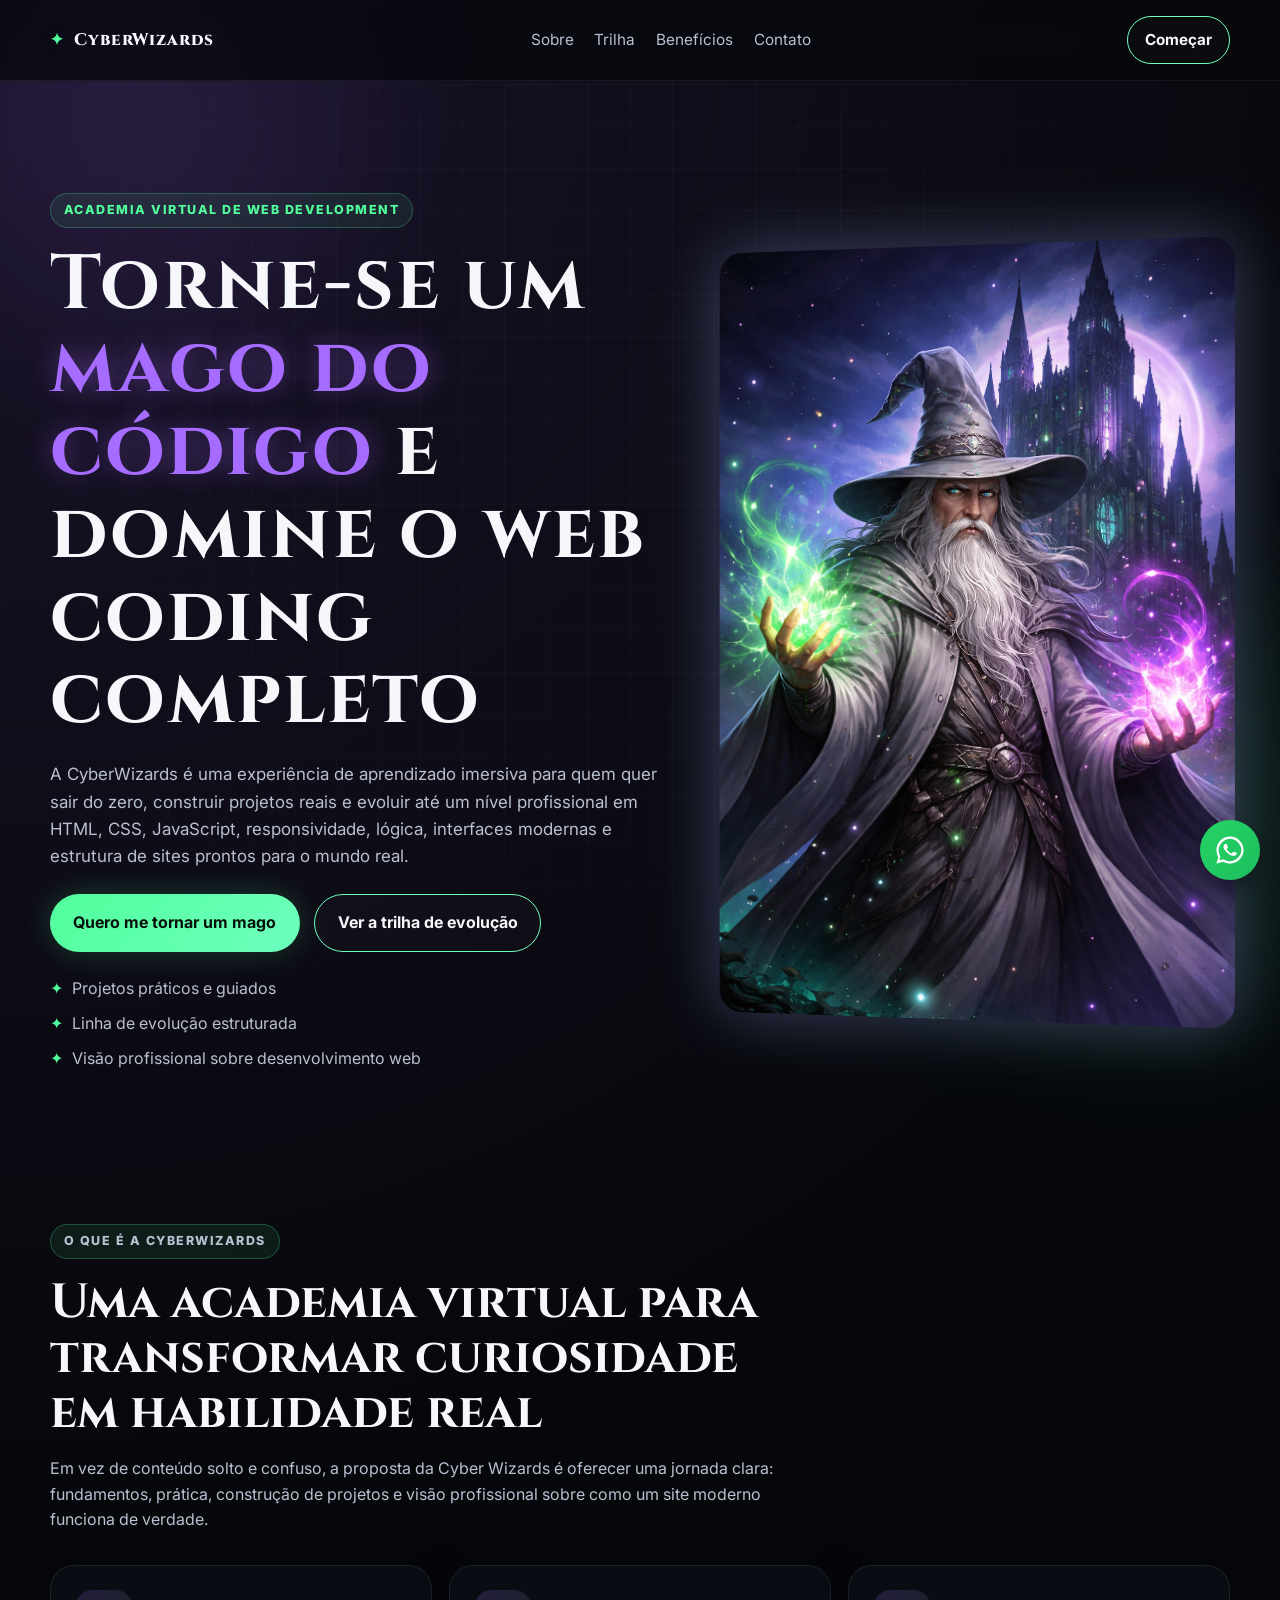
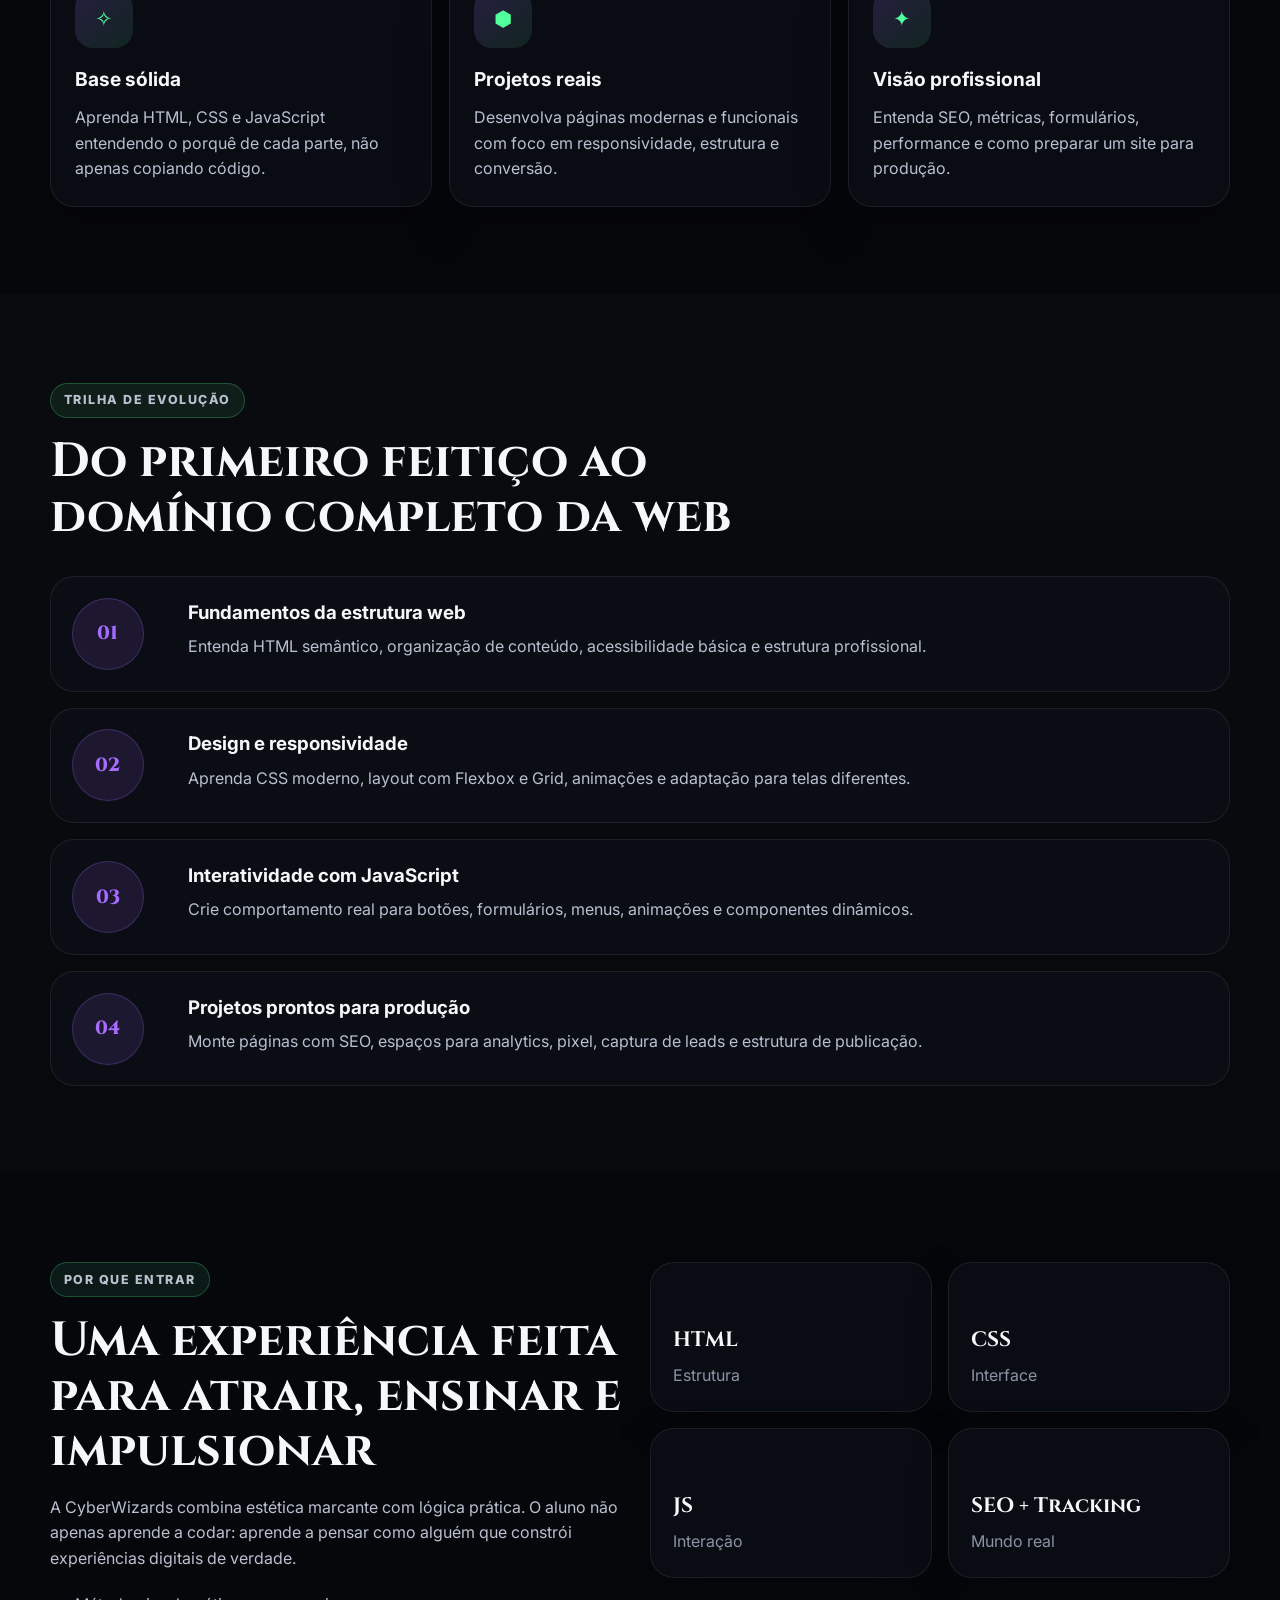
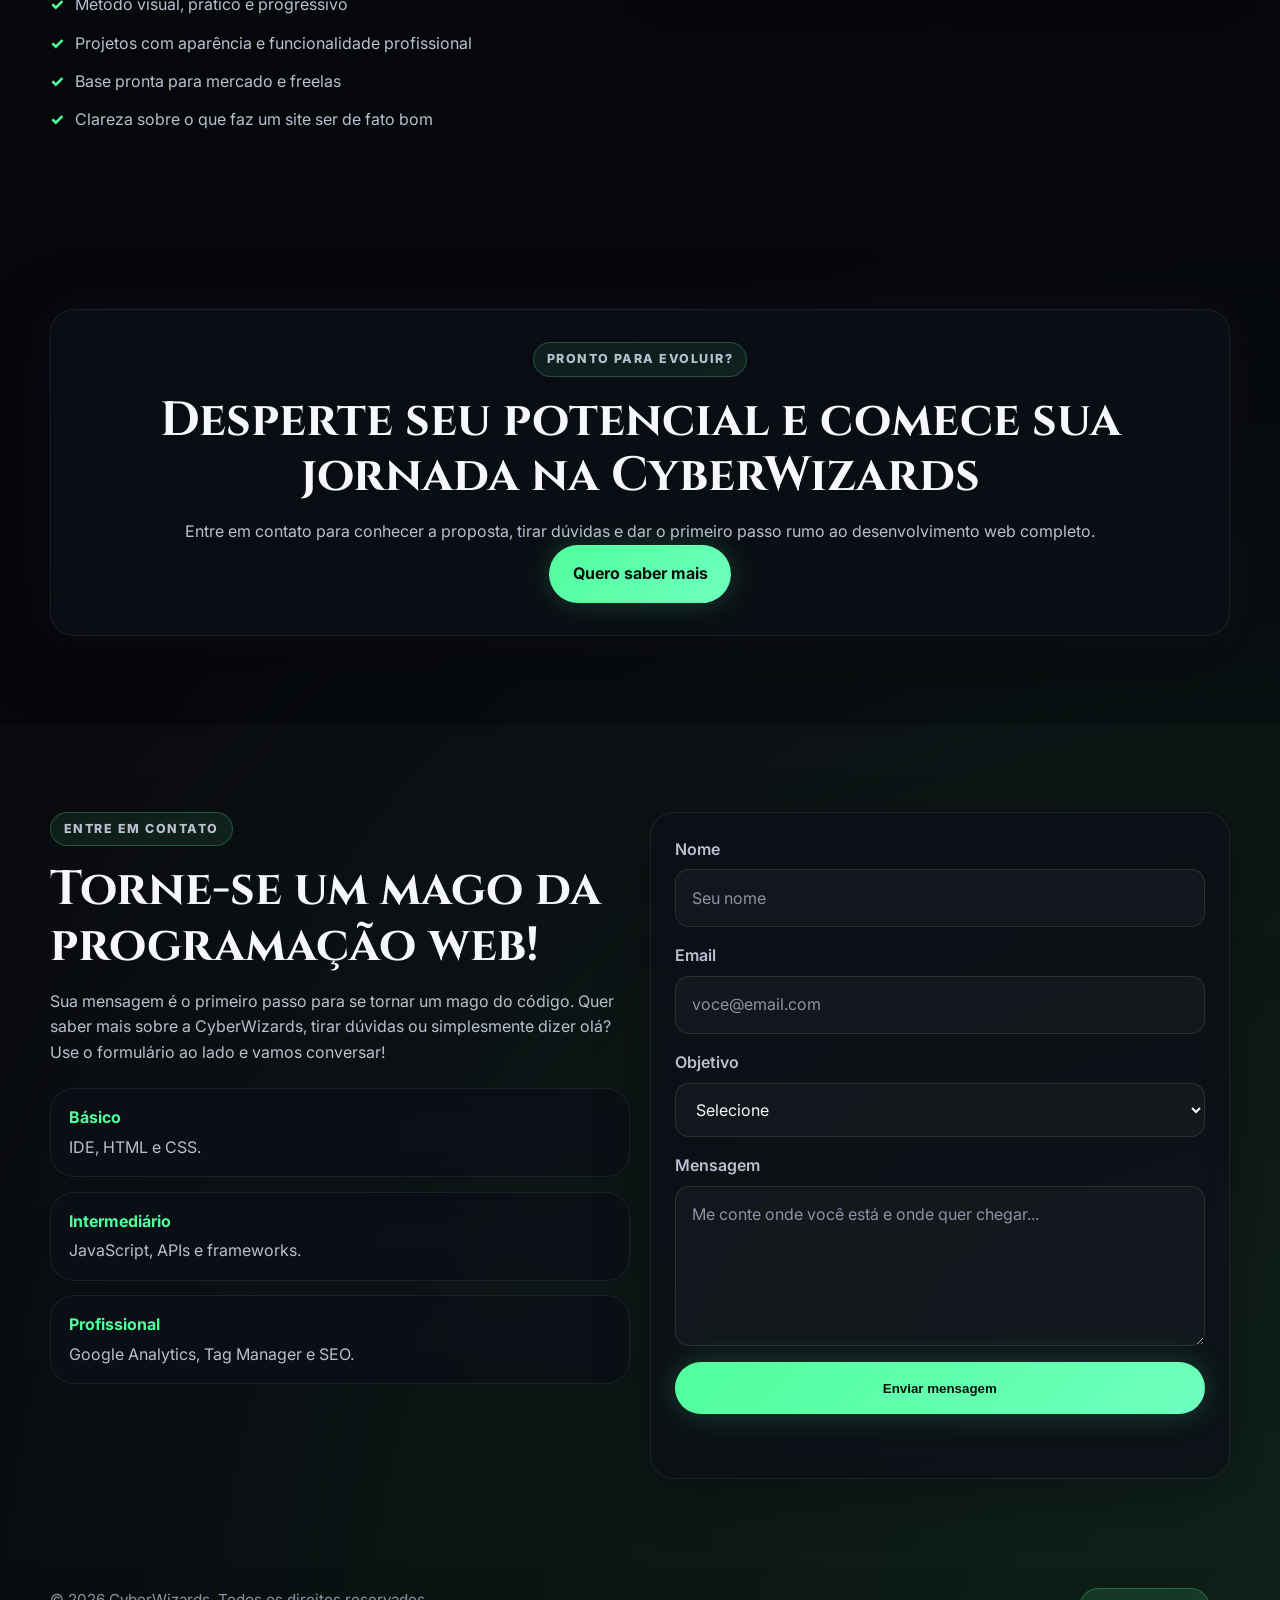
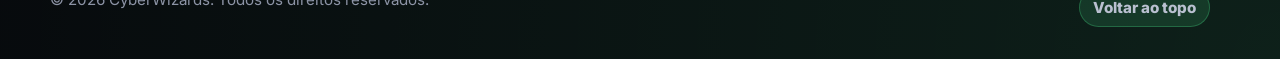
<file: index.html>
<!DOCTYPE html>
<html lang="pt-BR">

<head>
  <meta charset="UTF-8" />
  <meta name="viewport" content="width=device-width, initial-scale=1.0" />
  <title>CyberWizards | Academia Virtual de Web Development</title>
  <meta name="description"
    content="CyberWizards é uma academia virtual de desenvolvimento web completo. Aprenda HTML, CSS, JavaScript, responsividade, projetos reais e evolua para nível expert." />
  <meta name="keywords"
    content="web development, curso de programação, html css javascript, academia virtual, front-end, desenvolvimento web" />

  <!--
    TWITTER / X CARD:
  
  <meta name="twitter:card" content="summary_large_image" />
  <meta name="twitter:title" content="CyberWizards | Academia Virtual de Web Development" />
  <meta name="twitter:description"
    content="Aprenda desenvolvimento web completo com trilha prática, projetos e suporte." />
  <meta name="twitter:image" content="https://seudominio.com/og-image.jpg" />
  -->

  <!-- FONTES: Cinzel e Inter.-->
  <link rel="preconnect" href="https://fonts.googleapis.com" />
  <link rel="preconnect" href="https://fonts.gstatic.com" crossorigin />
  <link
    href="https://fonts.googleapis.com/css2?family=Cinzel:wght@600;700;800&family=Inter:wght@400;500;600;700;800&display=swap"
    rel="stylesheet" />
  <link rel="stylesheet" href="style.css" />

  <!-- FAVICON -->
  <link rel="icon" type="image/png" href="imagens/orb.png">

  <!-- OPEN GRAPH -->
  <meta property="og:title" content="CyberWizards | Academia de Desenvolvimento Web">
  <meta property="og:description" content="Aprenda desenvolvimento web do zero ao profissional com projetos reais.">
  <meta property="og:image" content="https://cyber-wizards.vercel.app/imagens/og-wizard.png">
  <meta property="og:url" content="https://cyber-wizards.vercel.app/">
  <meta property="og:type" content="website">

  <!-- GA4 -->
  <script async src="https://www.googletagmanager.com/gtag/js?id=G-HTSLSJSE53"></script>
  <script>
    window.dataLayer = window.dataLayer || [];
    function gtag() { dataLayer.push(arguments); }

    gtag('js', new Date());

    // CONFIGURAÇÃO DO GA4
    gtag('config', 'G-HTSLSJSE53');
  </script>

  <!--
    ===========
    META PIXEL
    ===========
    <script>
      !function(f,b,e,v,n,t,s){...}
      fbq('init', '1234567890');
      fbq('track', 'PageView');
    </script>
  -->

  <!-- SCHEMA / JSON-LD:  -->
  <script type="application/ld+json">
  {
    "@context": "https://schema.org",
    "@type": "EducationalOrganization",
    "name": "CyberWizards",
    "description": "Academia virtual de desenvolvimento web completo com foco em prática, projetos e evolução profissional.",
    "url": "https://seudominio.com",
    "logo": "https://seudominio.com/logo.png",
    "sameAs": []
  }
  </script>
</head>

<body>
  <div class="page-glow glow-1"></div>
  <div class="page-glow glow-2"></div>
  <div class="page-grid"></div>

  <div class="floating-particles" id="floatingParticles" aria-hidden="true"></div>

  <!-- CABEÇALHO FIXO -->
  <header class="site-header">
    <div class="container header-inner">
      <a href="#hero" class="brand">
        <span class="brand-icon">✦</span>
        <span class="brand-text">CyberWizards</span>
      </a>

      <nav class="main-nav" aria-label="Navegação principal">
        <a href="#about">Sobre</a>
        <a href="#journey">Trilha</a>
        <a href="#benefits">Benefícios</a>
        <a href="#contact">Contato</a>
      </nav>

      <a href="#contact" class="btn btn-sm btn-outline">Começar</a>
    </div>
  </header>

  <main>
    <!-- HERO -->
    <section class="hero" id="hero">
      <div class="container hero-grid">
        <div class="hero-copy reveal">
          <p class="eyebrow">ACADEMIA VIRTUAL DE WEB DEVELOPMENT</p>

          <h1 class="hero-title">
            Torne-se um
            <span class="highlight">mago do código</span>
            e domine o web coding completo
          </h1>

          <p class="hero-description">
            A CyberWizards é uma experiência de aprendizado imersiva para quem quer sair do zero,
            construir projetos reais e evoluir até um nível profissional em HTML, CSS, JavaScript,
            responsividade, lógica, interfaces modernas e estrutura de sites prontos para o mundo real.
          </p>

          <div class="hero-actions">
            <a href="#contact" class="btn btn-primary" id="heroPrimaryCta">Quero me tornar um mago</a>
            <a href="#journey" class="btn btn-secondary">Ver a trilha de evolução</a>
          </div>

          <ul class="hero-highlights">
            <li>Projetos práticos e guiados</li>
            <li>Linha de evolução estruturada</li>
            <li>Visão profissional sobre desenvolvimento web</li>
          </ul>
        </div>

        <!-- HERO VISUAL CARD -->
        <div class="hero-visual reveal delay-1" aria-hidden="true">
          <img src="imagens/wizard.png" alt="Cyber Wizard" class="hero-image">

        </div>
      </div>
    </section>

    <!-- ABOUT -->
    <section class="section" id="about">
      <div class="container">
        <div class="section-heading reveal">
          <p class="section-tag">O QUE É A CYBERWIZARDS</p>
          <h2>Uma academia virtual para transformar curiosidade em habilidade real</h2>
          <p>
            Em vez de conteúdo solto e confuso, a proposta da Cyber Wizards é oferecer uma jornada clara:
            fundamentos, prática, construção de projetos e visão profissional sobre como um site
            moderno funciona de verdade.
          </p>
        </div>

        <div class="feature-grid">
          <article class="feature-card reveal">
            <div class="feature-icon">✧</div>
            <h3>Base sólida</h3>
            <p>Aprenda HTML, CSS e JavaScript entendendo o porquê de cada parte, não apenas copiando código.</p>
          </article>

          <article class="feature-card reveal delay-1">
            <div class="feature-icon">⬢</div>
            <h3>Projetos reais</h3>
            <p>Desenvolva páginas modernas e funcionais com foco em responsividade, estrutura e conversão.</p>
          </article>

          <article class="feature-card reveal delay-2">
            <div class="feature-icon">✦</div>
            <h3>Visão profissional</h3>
            <p>Entenda SEO, métricas, formulários, performance e como preparar um site para produção.</p>
          </article>
        </div>
      </div>
    </section>

    <!-- PATH -->
    <section class="section section-alt" id="journey">
      <div class="container">
        <div class="section-heading reveal">
          <p class="section-tag">TRILHA DE EVOLUÇÃO</p>
          <h2>Do primeiro feitiço ao domínio completo da web</h2>
        </div>

        <div class="timeline">
          <article class="timeline-item reveal">
            <span class="timeline-step">01</span>
            <div class="timeline-content">
              <h3>Fundamentos da estrutura web</h3>
              <p>Entenda HTML semântico, organização de conteúdo, acessibilidade básica e estrutura profissional.</p>
            </div>
          </article>

          <article class="timeline-item reveal delay-1">
            <span class="timeline-step">02</span>
            <div class="timeline-content">
              <h3>Design e responsividade</h3>
              <p>Aprenda CSS moderno, layout com Flexbox e Grid, animações e adaptação para telas diferentes.</p>
            </div>
          </article>

          <article class="timeline-item reveal delay-2">
            <span class="timeline-step">03</span>
            <div class="timeline-content">
              <h3>Interatividade com JavaScript</h3>
              <p>Crie comportamento real para botões, formulários, menus, animações e componentes dinâmicos.</p>
            </div>
          </article>

          <article class="timeline-item reveal">
            <span class="timeline-step">04</span>
            <div class="timeline-content">
              <h3>Projetos prontos para produção</h3>
              <p>Monte páginas com SEO, espaços para analytics, pixel, captura de leads e estrutura de publicação.</p>
            </div>
          </article>
        </div>
      </div>
    </section>

    <!-- BENEFITS -->
    <section class="section" id="benefits">
      <div class="container benefits-grid">
        <div class="benefits-copy reveal">
          <p class="section-tag">POR QUE ENTRAR</p>
          <h2>Uma experiência feita para atrair, ensinar e impulsionar</h2>
          <p>
            A CyberWizards combina estética marcante com lógica prática. O aluno não apenas aprende a codar:
            aprende a pensar como alguém que constrói experiências digitais de verdade.
          </p>

          <ul class="benefits-list">
            <li><span>✓</span> Método visual, prático e progressivo</li>
            <li><span>✓</span> Projetos com aparência e funcionalidade profissional</li>
            <li><span>✓</span> Base pronta para mercado e freelas</li>
            <li><span>✓</span> Clareza sobre o que faz um site ser de fato bom</li>
          </ul>
        </div>

        <div class="stats-panel reveal delay-1">
          <div class="stat-card">
            <strong>HTML</strong>
            <span>Estrutura</span>
          </div>
          <div class="stat-card">
            <strong>CSS</strong>
            <span>Interface</span>
          </div>
          <div class="stat-card">
            <strong>JS</strong>
            <span>Interação</span>
          </div>
          <div class="stat-card">
            <strong>SEO + Tracking</strong>
            <span>Mundo real</span>
          </div>
        </div>
      </div>
    </section>

    <!-- CTA FINAL -->
    <section class="section cta-section">
      <div class="container cta-box reveal">
        <p class="section-tag">PRONTO PARA EVOLUIR?</p>
        <h2>Desperte seu potencial e comece sua jornada na CyberWizards</h2>
        <p>
          Entre em contato para conhecer a proposta, tirar dúvidas e dar o primeiro passo rumo ao desenvolvimento web
          completo.
        </p>
        <a href="#contact" class="btn btn-primary" id="finalCta">Quero saber mais</a>
      </div>
    </section>

    <!-- CONTACT -->
    <section class="section section-alt" id="contact">
      <div class="container contact-grid">
        <div class="contact-copy reveal">
          <p class="section-tag">ENTRE EM CONTATO</p>
          <h2>Torne-se um mago da programação web!</h2>
          <p>
            Sua mensagem é o primeiro passo para se tornar um mago do código. Quer saber mais sobre a CyberWizards,
            tirar dúvidas ou simplesmente dizer olá? Use o formulário ao lado e vamos conversar!
          </p>

          <div class="contact-notes">
            <div class="contact-note">
              <strong>Básico</strong>
              <span>IDE, HTML e CSS.</span>
            </div>
            <div class="contact-note">
              <strong>Intermediário</strong>
              <span>JavaScript, APIs e frameworks.</span>
            </div>
            <div class="contact-note">
              <strong>Profissional</strong>
              <span>Google Analytics, Tag Manager e SEO.</span>
            </div>
          </div>
        </div>

        <!-- FORM -->
        <form class="contact-form reveal delay-1" id="contactForm" novalidate>
          <div class="form-group">
            <label for="name">Nome</label>
            <input type="text" id="name" name="name" placeholder="Seu nome" required />
          </div>

          <div class="form-group">
            <label for="email">Email</label>
            <input type="email" id="email" name="email" placeholder="voce@email.com" required />
          </div>

          <div class="form-group">
            <label for="interest">Objetivo</label>
            <select id="interest" name="interest" required>
              <option value="">Selecione</option>
              <option value="iniciar">Começar do zero</option>
              <option value="aprimorar">Aprimorar habilidades</option>
              <option value="freelancer">Criar projetos e freelas</option>
              <option value="carreira">Migrar para carreira tech</option>
            </select>
          </div>

          <div class="form-group">
            <label for="message">Mensagem</label>
            <textarea id="message" name="message" rows="5" placeholder="Me conte onde você está e onde quer chegar..."
              required></textarea>
          </div>

          <button type="submit" class="btn btn-primary btn-full">Enviar mensagem</button>

          <p class="form-feedback" id="formFeedback" aria-live="polite"></p>
        </form>
      </div>
    </section>
  </main>
  <!-- FLOATING WHATSAPP -->
  <a href="https://wa.me/5561983625707?text=Olá,%20quero%20me%20tornar%20um%20mago%20do%20web%20coding%20com%20a%20CyberWizards!"
    class="whatsapp-float" target="_blank" aria-label="Fale conosco no WhatsApp">

    <svg viewBox="0 0 32 32" width="28" height="28" fill="white">
      <path
        d="M16 .5C7.5.5.5 7.5.5 16c0 2.8.7 5.5 2.1 7.9L.5 31.5l7.8-2c2.3 1.3 4.9 2 7.7 2 8.5 0 15.5-7 15.5-15.5S24.5.5 16 .5zm0 28.4c-2.5 0-5-.7-7.1-2l-.5-.3-4.6 1.2 1.2-4.5-.3-.5C3.6 20.7 3 18.4 3 16 3 9.4 9.4 3 16 3s13 6.4 13 13-6.4 12.9-13 12.9zm7.2-9.6c-.4-.2-2.3-1.1-2.7-1.2-.4-.2-.6-.2-.9.2s-1 1.2-1.2 1.4c-.2.2-.4.3-.8.1-.4-.2-1.6-.6-3-1.9-1.1-1-1.9-2.2-2.1-2.6-.2-.4 0-.6.2-.8.2-.2.4-.5.6-.7.2-.2.2-.4.3-.6.1-.2 0-.4 0-.6 0-.2-.9-2.1-1.2-2.9-.3-.8-.6-.7-.9-.7h-.8c-.2 0-.6.1-.9.4-.3.3-1.2 1.2-1.2 3 0 1.8 1.3 3.5 1.5 3.7.2.2 2.6 4 6.3 5.6.9.4 1.6.6 2.2.8.9.3 1.7.2 2.4.1.7-.1 2.3-.9 2.6-1.8.3-.9.3-1.7.2-1.8-.1-.2-.4-.3-.8-.5z" />
    </svg>

  </a>
  <footer class="site-footer">
    <div class="container footer-inner">
      <p>© 2026 CyberWizards. Todos os direitos reservados.</p>
      <a class="voltar-ao-topo" href="#hero">Voltar ao topo</a>
    </div>
  </footer>

  <!-- JAVASCRIPT -->
  <script src="script.js"></script>
</body>

</html>
</file>
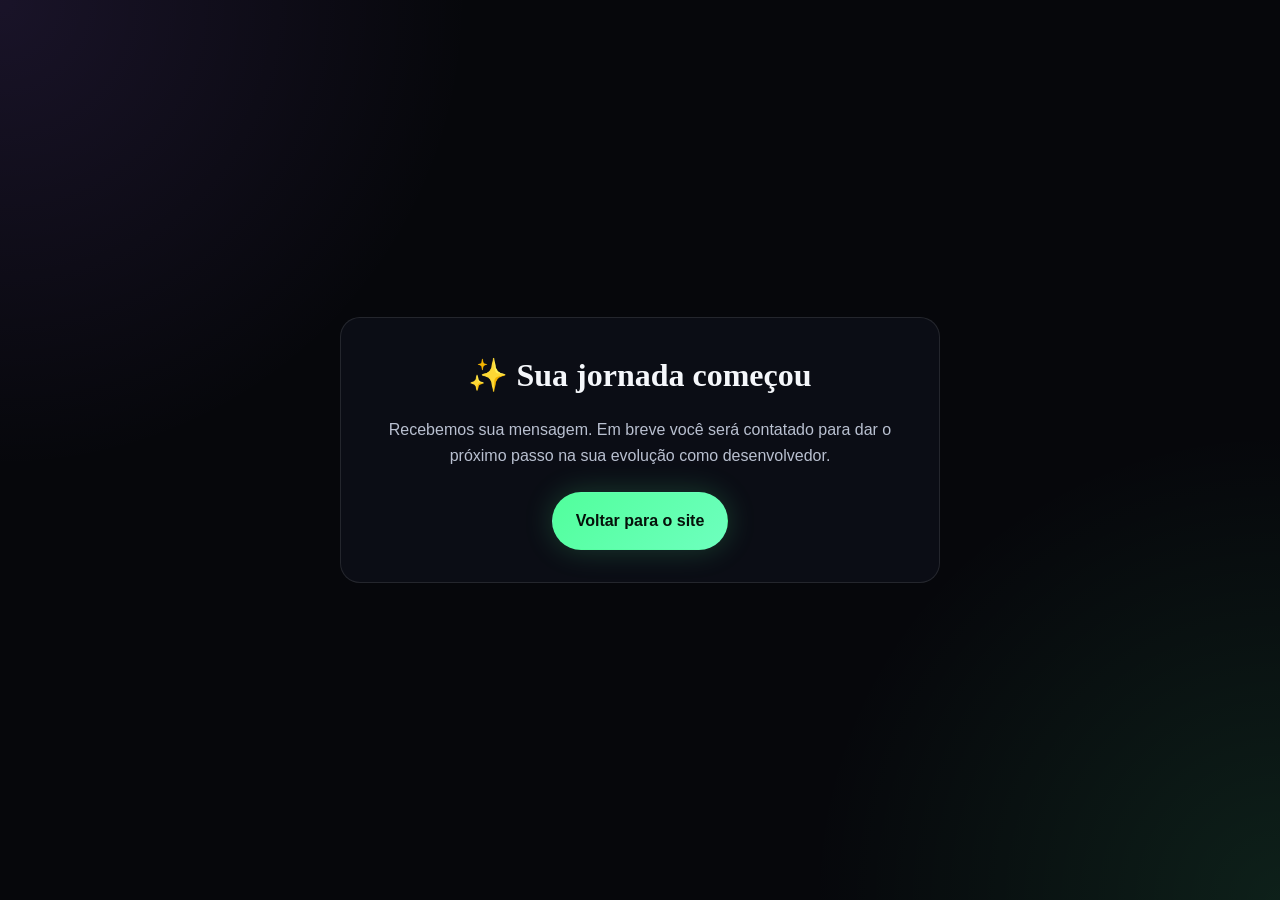
<file: obrigado.html>
<!DOCTYPE html>
<html lang="pt-BR">

<head>
  <meta charset="UTF-8">
  <meta name="viewport" content="width=device-width, initial-scale=1.0">
  <title>Obrigado | CyberWizards</title>

  <link rel="stylesheet" href="style.css">

  <style>
    body {
      display: flex;
      align-items: center;
      justify-content: center;
      min-height: 100vh;
      text-align: center;
    }

    .thanks-box {
      max-width: 600px;
      padding: 2rem;
      border-radius: 20px;
      background: rgba(13, 16, 24, 0.8);
      border: 1px solid rgba(255, 255, 255, 0.1);
    }

    .thanks-box h1 {
      font-family: "Cinzel", serif;
      margin-bottom: 1rem;
    }

    .thanks-box p {
      color: #b9c0d0;
      margin-bottom: 1.5rem;
    }
  </style>
  <script async src="https://www.googletagmanager.com/gtag/js?id=SEU_ID"></script>
  <script>
    window.dataLayer = window.dataLayer || [];
    function gtag() { dataLayer.push(arguments); }
    gtag('js', new Date());
    gtag('config', 'G-HTSLSJSE53');
  </script>

  <!-- LEAD EVENT -->
  <script>
    (function () {
      if (typeof gtag !== "function") return;

      const currentUrl = window.location.href;

      // ONE SHOT FOR URL
      const key = "lead_sent_" + currentUrl;

      if (!sessionStorage.getItem(key)) {

        gtag('event', 'lead', {
          page_location: currentUrl
        });

        sessionStorage.setItem(key, "true");
      }
    })();
  </script>

</head>

<body>

  <div class="thanks-box">
    <h1>✨ Sua jornada começou</h1>

    <p>
      Recebemos sua mensagem. Em breve você será contatado para dar o próximo passo na sua evolução como desenvolvedor.
    </p>

    <a href="index.html" class="btn btn-primary">
      Voltar para o site
    </a>
  </div>

</body>

</html>
</file>
<file: style.css>
/* RESET */
* {
  margin: 0;
  padding: 0;
  box-sizing: border-box;
}

/* VARIÁVEIS DE COR E TIPOGRAFIA */
:root {
  --bg-main: #06070b;
  --bg-soft: #0c0f17;
  --bg-card: rgba(13, 16, 24, 0.74);
  --line: rgba(144, 94, 255, 0.2);
  --text-main: #f5f7fb;
  --text-soft: #b9c0d0;
  --text-muted: #8c93a5;

  --green: #51ff9c;
  --green-soft: rgba(81, 255, 156, 0.18);

  --purple: #a66cff;
  --purple-soft: rgba(166, 108, 255, 0.18);

  --shadow-green: 0 0 30px rgba(81, 255, 156, 0.2);
  --shadow-purple: 0 0 30px rgba(166, 108, 255, 0.22);

  --radius-lg: 24px;
  --radius-md: 18px;
  --radius-sm: 12px;

  --container: 1180px;

  --font-display: "Cinzel", serif;
  --font-body: "Inter", sans-serif;

  --transition: 0.35s ease;
}

/* BASE */
html {
  scroll-behavior: smooth;
}

body {
  background:
    radial-gradient(circle at top left, rgba(166, 108, 255, 0.12), transparent 30%),
    radial-gradient(circle at bottom right, rgba(81, 255, 156, 0.1), transparent 30%),
    var(--bg-main);
  color: var(--text-main);
  font-family: var(--font-body);
  line-height: 1.6;
  overflow-x: hidden;
  position: relative;
}

/* BACKGROUNDS */
.page-grid {
  position: fixed;
  inset: 0;
  background-image:
    linear-gradient(rgba(255, 255, 255, 0.025) 1px, transparent 1px),
    linear-gradient(90deg, rgba(255, 255, 255, 0.025) 1px, transparent 1px);
  background-size: 42px 42px;
  mask-image: radial-gradient(circle at center, black 45%, transparent 100%);
  pointer-events: none;
  z-index: -3;
}

.page-glow {
  position: fixed;
  width: 420px;
  height: 420px;
  border-radius: 999px;
  filter: blur(90px);
  opacity: 0.55;
  pointer-events: none;
  z-index: -2;
}

.glow-1 {
  top: -80px;
  left: -60px;
  background: rgba(166, 108, 255, 0.2);
}

.glow-2 {
  right: -80px;
  bottom: -120px;
  background: rgba(81, 255, 156, 0.17);
}

/* CONTAINER */
.container {
  width: min(100% - 2rem, var(--container));
  margin-inline: auto;
}

/* HEADER */
.site-header {
  position: sticky;
  top: 0;
  z-index: 50;
  backdrop-filter: blur(16px);
  background: rgba(5, 7, 11, 0.72);
  border-bottom: 1px solid rgba(255, 255, 255, 0.06);
}

.header-inner {
  min-height: 80px;
  display: flex;
  align-items: center;
  justify-content: space-between;
  gap: 1rem;
}

.brand {
  display: inline-flex;
  align-items: center;
  gap: 0.7rem;
  color: var(--text-main);
  text-decoration: none;
  font-weight: 800;
}

.brand-icon {
  color: var(--green);
  text-shadow: var(--shadow-green);
}

.brand-text {
  font-family: var(--font-display);
  letter-spacing: 0.05em;
  font-size: 1.05rem;
}

.main-nav {
  display: flex;
  align-items: center;
  gap: 1.3rem;
}

.main-nav a {
  color: var(--text-soft);
  text-decoration: none;
  font-size: 0.96rem;
  transition: color var(--transition);
}

.main-nav a:hover {
  color: var(--green);
}

/* BUTTONS */
.btn {
  display: inline-flex;
  align-items: center;
  justify-content: center;
  gap: 0.5rem;
  min-height: 52px;
  padding: 0.95rem 1.4rem;
  border-radius: 999px;
  text-decoration: none;
  font-weight: 700;
  border: 1px solid transparent;
  transition:
    transform var(--transition),
    box-shadow var(--transition),
    border-color var(--transition),
    background var(--transition);
  cursor: pointer;
}

.btn:hover {
  transform: translateY(-2px);
}

.btn-sm {
  min-height: 44px;
  padding: 0.7rem 1.05rem;
  font-size: 0.95rem;
}

.btn-primary {
  background: linear-gradient(135deg, var(--green), #6effbe);
  color: #05110a;
  box-shadow: var(--shadow-green);
}

.btn-primary:hover {
  box-shadow: 0 0 36px rgba(81, 255, 156, 0.35);
}

.btn-secondary,
.btn-outline {
  background: rgba(255, 255, 255, 0.02);
  border-color: #6effbe;
  color: var(--text-main);
}

.btn-secondary:hover,
.btn-outline:hover {
  border-color: rgba(166, 108, 255, 0.4);
  box-shadow: var(--shadow-purple);
}

.btn-full {
  width: 100%;
}

/* HERO */
.hero {
  padding: 7rem 0 4rem;
  position: relative;
}

.hero-grid {
  display: grid;
  grid-template-columns: 1.1fr 0.9fr;
  gap: 2rem;
  align-items: center;
}

.eyebrow,
.section-tag {
  display: inline-block;
  margin-bottom: 1rem;
  padding: 0.4rem 0.8rem;
  border-radius: 999px;
  border: 1px solid rgba(81, 255, 156, 0.24);
  background: rgba(81, 255, 156, 0.08);
  color: var(--green);
  font-size: 0.78rem;
  font-weight: 800;
  letter-spacing: 0.12em;
}

.hero-title {
  font-family: var(--font-display);
  font-size: clamp(2.6rem, 6vw, 5rem);
  line-height: 1.08;
  letter-spacing: 0.03em;
  margin-bottom: 1.25rem;
  max-width: 12ch;
}

.highlight {
  color: var(--purple);
  text-shadow: 0 0 26px rgba(166, 108, 255, 0.45);
}

.hero-description {
  max-width: 62ch;
  color: var(--text-soft);
  font-size: 1.06rem;
  margin-bottom: 1.5rem;
}

.hero-actions {
  display: flex;
  flex-wrap: wrap;
  gap: 0.9rem;
  margin-bottom: 1.5rem;
}

.hero-highlights {
  list-style: none;
  display: grid;
  gap: 0.6rem;
  color: var(--text-soft);
}

.hero-highlights li {
  position: relative;
  padding-left: 1.4rem;
}

.hero-highlights li::before {
  content: "✦";
  position: absolute;
  left: 0;
  color: var(--green);
}

/* EFEITOS DE IMAGEM */

.hero-image {
  width: 100%;
  max-width: 520px;
  border-radius: 24px;
  display: block;

  box-shadow:
    0 0 60px rgba(166, 108, 255, 0.25),
    0 0 80px rgba(81, 255, 156, 0.15);

  transform: perspective(1000px) rotateY(-5deg);

  transition: transform 0.4s ease, box-shadow 0.4s ease;
}

.hero-image:hover {
  transform: perspective(1000px) rotateY(0deg) scale(1.02);

  box-shadow:
    0 0 80px rgba(166, 108, 255, 0.35),
    0 0 100px rgba(81, 255, 156, 0.25);
}

/* HERO VISUAL */
.hero-visual {
  position: relative;
  min-height: 540px;
  display: flex;
  align-items: center;
  justify-content: center;
}

.magic-panel {
  width: min(100%, 460px);
  min-height: 470px;
  padding: 1.4rem;
  border-radius: 30px;
  border: 1px solid rgba(166, 108, 255, 0.2);
  background:
    linear-gradient(180deg, rgba(255, 255, 255, 0.05), rgba(255, 255, 255, 0.02)),
    var(--bg-card);
  box-shadow:
    inset 0 1px 0 rgba(255, 255, 255, 0.08),
    0 22px 80px rgba(0, 0, 0, 0.55),
    var(--shadow-purple);
  backdrop-filter: blur(16px);
  position: relative;
  overflow: hidden;
}

.magic-panel::before {
  content: "";
  position: absolute;
  inset: 0;
  background:
    linear-gradient(135deg, rgba(81, 255, 156, 0.12), transparent 45%),
    linear-gradient(315deg, rgba(166, 108, 255, 0.14), transparent 45%);
  pointer-events: none;
}

.panel-top,
.panel-bottom {
  display: flex;
  align-items: center;
  justify-content: space-between;
  gap: 0.8rem;
}

.panel-pill {
  padding: 0.45rem 0.8rem;
  border-radius: 999px;
  background: rgba(81, 255, 156, 0.12);
  border: 1px solid rgba(81, 255, 156, 0.24);
  color: var(--green);
  font-size: 0.78rem;
  font-weight: 800;
}

.panel-status {
  color: var(--text-muted);
  font-size: 0.9rem;
}

.panel-core {
  position: relative;
  min-height: 310px;
  display: grid;
  place-items: center;
}

.sigil-ring {
  position: absolute;
  border-radius: 999px;
  border: 1px solid rgba(81, 255, 156, 0.18);
  animation: spin 20s linear infinite;
}

.ring-1 {
  width: 240px;
  height: 240px;
  box-shadow: inset 0 0 40px rgba(81, 255, 156, 0.08);
}

.ring-2 {
  width: 320px;
  height: 320px;
  border-color: rgba(166, 108, 255, 0.22);
  animation-direction: reverse;
  animation-duration: 26s;
}

.sigil-center {
  width: 94px;
  height: 94px;
  display: grid;
  place-items: center;
  border-radius: 999px;
  font-size: 2rem;
  font-weight: 800;
  color: var(--green);
  background: radial-gradient(circle, rgba(81, 255, 156, 0.18), rgba(81, 255, 156, 0.04));
  border: 1px solid rgba(81, 255, 156, 0.25);
  box-shadow:
    0 0 40px rgba(81, 255, 156, 0.22),
    inset 0 0 20px rgba(81, 255, 156, 0.12);
}

.code-line {
  width: 100%;
  height: 12px;
  border-radius: 999px;
  background: linear-gradient(90deg, rgba(166, 108, 255, 0.22), rgba(81, 255, 156, 0.2));
  margin-top: 0.6rem;
}

.code-line.short {
  width: 65%;
}

.orb {
  position: absolute;
  border-radius: 999px;
  filter: blur(16px);
  pointer-events: none;
  animation: float 7s ease-in-out infinite;
}

.orb-1 {
  top: 10%;
  right: 10%;
  width: 120px;
  height: 120px;
  background: rgba(166, 108, 255, 0.23);
}

.orb-2 {
  left: 5%;
  bottom: 10%;
  width: 95px;
  height: 95px;
  background: rgba(81, 255, 156, 0.18);
  animation-delay: 1.2s;
}

/* SECTIONS */
.section {
  padding: 5.5rem 0;
}

.section-alt {
  background: linear-gradient(180deg, rgba(255, 255, 255, 0.02), rgba(255, 255, 255, 0.01));
}

.section-heading {
  max-width: 760px;
  margin-bottom: 2rem;
}

.section-heading h2,
.benefits-copy h2,
.cta-box h2,
.contact-copy h2 {
  font-family: var(--font-display);
  font-size: clamp(1.9rem, 4vw, 3rem);
  line-height: 1.15;
  margin-bottom: 1rem;
}

.section-heading p,
.benefits-copy p,
.cta-box p,
.contact-copy p {
  color: var(--text-soft);
}

/* CARDS */
.feature-grid {
  display: grid;
  grid-template-columns: repeat(3, 1fr);
  gap: 1.1rem;
}

.feature-card,
.stat-card,
.contact-form,
.cta-box,
.timeline-item,
.contact-note {
  border: 1px solid rgba(255, 255, 255, 0.08);
  background: var(--bg-card);
  border-radius: var(--radius-lg);
  backdrop-filter: blur(12px);
}

.feature-card {
  padding: 1.5rem;
  box-shadow: 0 18px 50px rgba(0, 0, 0, 0.28);
  transition: transform var(--transition), border-color var(--transition), box-shadow var(--transition);
}

.feature-card:hover {
  transform: translateY(-4px);
  border-color: rgba(81, 255, 156, 0.28);
  box-shadow: 0 0 30px rgba(81, 255, 156, 0.08);
}

.feature-icon {
  width: 58px;
  height: 58px;
  display: grid;
  place-items: center;
  margin-bottom: 1rem;
  border-radius: 18px;
  background: linear-gradient(135deg, rgba(166, 108, 255, 0.18), rgba(81, 255, 156, 0.1));
  color: var(--green);
  font-size: 1.3rem;
}

.feature-card h3 {
  margin-bottom: 0.65rem;
  font-size: 1.2rem;
}

.feature-card p {
  color: var(--text-soft);
}

/* TIMELINE */
.timeline {
  display: grid;
  gap: 1rem;
}

.timeline-item {
  display: grid;
  grid-template-columns: 100px 1fr;
  gap: 1rem;
  padding: 1.3rem;
}

.timeline-step {
  width: 72px;
  height: 72px;
  display: grid;
  place-items: center;
  border-radius: 999px;
  background: rgba(166, 108, 255, 0.12);
  border: 1px solid rgba(166, 108, 255, 0.24);
  color: var(--purple);
  font-family: var(--font-display);
  font-weight: 800;
  font-size: 1.2rem;
}

.timeline-content h3 {
  margin-bottom: 0.4rem;
}

.timeline-content p {
  color: var(--text-soft);
}

/* BENEFITS */
.benefits-grid,
.contact-grid {
  display: grid;
  grid-template-columns: 1fr 1fr;
  gap: 1.2rem;
  align-items: start;
}

.benefits-list {
  list-style: none;
  margin-top: 1.3rem;
  display: grid;
  gap: 0.8rem;
}

.benefits-list li {
  color: var(--text-soft);
  display: flex;
  align-items: center;
  gap: 0.7rem;
}

.benefits-list span {
  color: var(--green);
  font-weight: 800;
}

.stats-panel {
  display: grid;
  grid-template-columns: repeat(2, 1fr);
  gap: 1rem;
}

.stat-card {
  min-height: 150px;
  padding: 1.4rem;
  display: flex;
  flex-direction: column;
  justify-content: flex-end;
  box-shadow: 0 12px 40px rgba(0, 0, 0, 0.22);
}

.stat-card strong {
  font-size: 1.3rem;
  font-family: var(--font-display);
  margin-bottom: 0.35rem;
}

.stat-card span {
  color: var(--text-muted);
}

/* CTA */
.cta-box {
  padding: 2rem;
  text-align: center;
  box-shadow:
    0 18px 70px rgba(0, 0, 0, 0.35),
    0 0 50px rgba(166, 108, 255, 0.08);
}

/* CONTACT AND FORM */
.contact-notes {
  display: grid;
  gap: 0.9rem;
  margin-top: 1.4rem;
}

.contact-note {
  padding: 1rem 1.1rem;
}

.contact-note strong {
  display: block;
  color: var(--green);
  margin-bottom: 0.25rem;
}

.contact-note span {
  color: var(--text-soft);
}

.contact-form {
  padding: 1.5rem;
  box-shadow: 0 16px 55px rgba(0, 0, 0, 0.3);
}

.form-group {
  display: grid;
  gap: 0.45rem;
  margin-bottom: 1rem;
}

.form-group label {
  color: var(--text-soft);
  font-weight: 600;
}

.form-group input,
.form-group select,
.form-group textarea {
  width: 100%;
  background: rgba(255, 255, 255, 0.03);
  border: 1px solid rgba(255, 255, 255, 0.1);
  color: var(--text-main);
  border-radius: 14px;
  padding: 0.95rem 1rem;
  font: inherit;
  outline: none;
  transition: border-color var(--transition), box-shadow var(--transition), background var(--transition);
}

.form-group input::placeholder,
.form-group textarea::placeholder {
  color: var(--text-muted);
}

.form-group input:focus,
.form-group select:focus,
.form-group textarea:focus {
  border-color: rgba(81, 255, 156, 0.4);
  box-shadow: 0 0 0 4px rgba(81, 255, 156, 0.08);
  background: rgba(255, 255, 255, 0.05);
}

.form-feedback {
  margin-top: 1rem;
  min-height: 1.5rem;
  font-size: 0.95rem;
  color: var(--green);
}

/* FOOTER */
.site-footer {
  padding: 1.3rem 0 2rem;
}

.footer-inner {
  display: flex;
  justify-content: space-between;
  gap: 1rem;
  color: var(--text-muted);
  font-size: 0.95rem;
}

.footer-inner a {
  color: var(--text-soft);
  text-decoration: none;
}

.voltar-ao-topo {
  border: 1px solid rgba(81, 255, 156, 0.24);
  background: rgba(81, 255, 156, 0.12);
  padding: 0.4rem 0.8rem;
  border-radius: 999px;
  margin-right: 20px;
  font-weight: 800;
  transition: all var(--transition);
}

/* FLOATING PARTICLES */
.floating-particles {
  position: fixed;
  inset: 0;
  pointer-events: none;
  z-index: -1;
  overflow: hidden;
}

.particle {
  position: absolute;
  border-radius: 999px;
  opacity: 0.75;
  animation: drift linear infinite;
}

.particle::after {
  content: "";
  position: absolute;
  inset: 0;
  border-radius: inherit;
  box-shadow: 0 0 16px currentColor;
  opacity: 0.7;
}

.whatsapp-float {
  position: fixed;
  bottom: 20px;
  right: 20px;

  width: 60px;
  height: 60px;

  background: linear-gradient(135deg, #25d366, #1ebe5d);
  border-radius: 50%;

  display: flex;
  align-items: center;
  justify-content: center;

  box-shadow: 0 10px 25px rgba(0, 0, 0, 0.4);

  cursor: pointer;
  z-index: 9999;

  transition: all 0.3s ease;
}

.whatsapp-float:hover {
  transform: scale(1.1);

  box-shadow:
    0 0 20px rgba(37, 211, 102, 0.6),
    0 0 40px rgba(37, 211, 102, 0.4);
}

/* PULSE ANIMATION WHATSAPP */
.whatsapp-float {
  animation: pulseWhats 2.5s infinite;
}

@keyframes pulseWhats {
  0% {
    box-shadow: 0 0 0 0 rgba(37, 211, 102, 0.6);
  }
  70% {
    box-shadow: 0 0 0 20px rgba(37, 211, 102, 0);
  }
  100% {
    box-shadow: 0 0 0 0 rgba(37, 211, 102, 0);
  }
}

/* REVEAL ANIMATION */
.reveal {
  opacity: 0;
  transform: translateY(22px);
  transition: opacity 0.7s ease, transform 0.7s ease;
}

.reveal.is-visible {
  opacity: 1;
  transform: translateY(0);
}

.delay-1 {
  transition-delay: 0.12s;
}

.delay-2 {
  transition-delay: 0.22s;
}

/* KEYFRAMES */
@keyframes spin {
  from {
    transform: rotate(0deg);
  }

  to {
    transform: rotate(360deg);
  }
}

@keyframes float {

  0%,
  100% {
    transform: translateY(0px);
  }

  50% {
    transform: translateY(-18px);
  }
}

@keyframes drift {
  from {
    transform: translateY(110vh) translateX(0);
  }

  to {
    transform: translateY(-20vh) translateX(40px);
  }
}

/* RESPONSIVE */
@media (max-width: 1000px) {

  .hero-grid,
  .benefits-grid,
  .contact-grid,
  .feature-grid {
    grid-template-columns: 1fr;
  }

  .hero-title {
    max-width: 100%;
  }

  .stats-panel {
    grid-template-columns: repeat(2, 1fr);
  }

  .hero-visual {
    min-height: 460px;
  }
}

@media (max-width: 760px) {
  .main-nav {
    display: none;
  }

  .header-inner {
    min-height: 74px;
  }

  .hero {
    padding-top: 5.8rem;
  }

  .hero-actions {
    flex-direction: column;
  }

  .btn,
  .btn-sm {
    width: 100%;
  }

  .timeline-item {
    grid-template-columns: 1fr;
  }

  .timeline-step {
    width: 62px;
    height: 62px;
  }

  .stats-panel,
  .footer-inner {
    grid-template-columns: 1fr;
    display: grid;
  }

  .footer-inner {
    text-align: center;
  }
}

@media (max-width: 520px) {
  .hero-title {
    font-size: 2.25rem;
  }

  .section,
  .hero {
    padding-bottom: 4rem;
  }

  .magic-panel {
    min-height: 400px;
  }

  .panel-core {
    min-height: 240px;
  }

  .ring-1 {
    width: 180px;
    height: 180px;
  }

  .ring-2 {
    width: 245px;
    height: 245px;
  }
}
</file>
